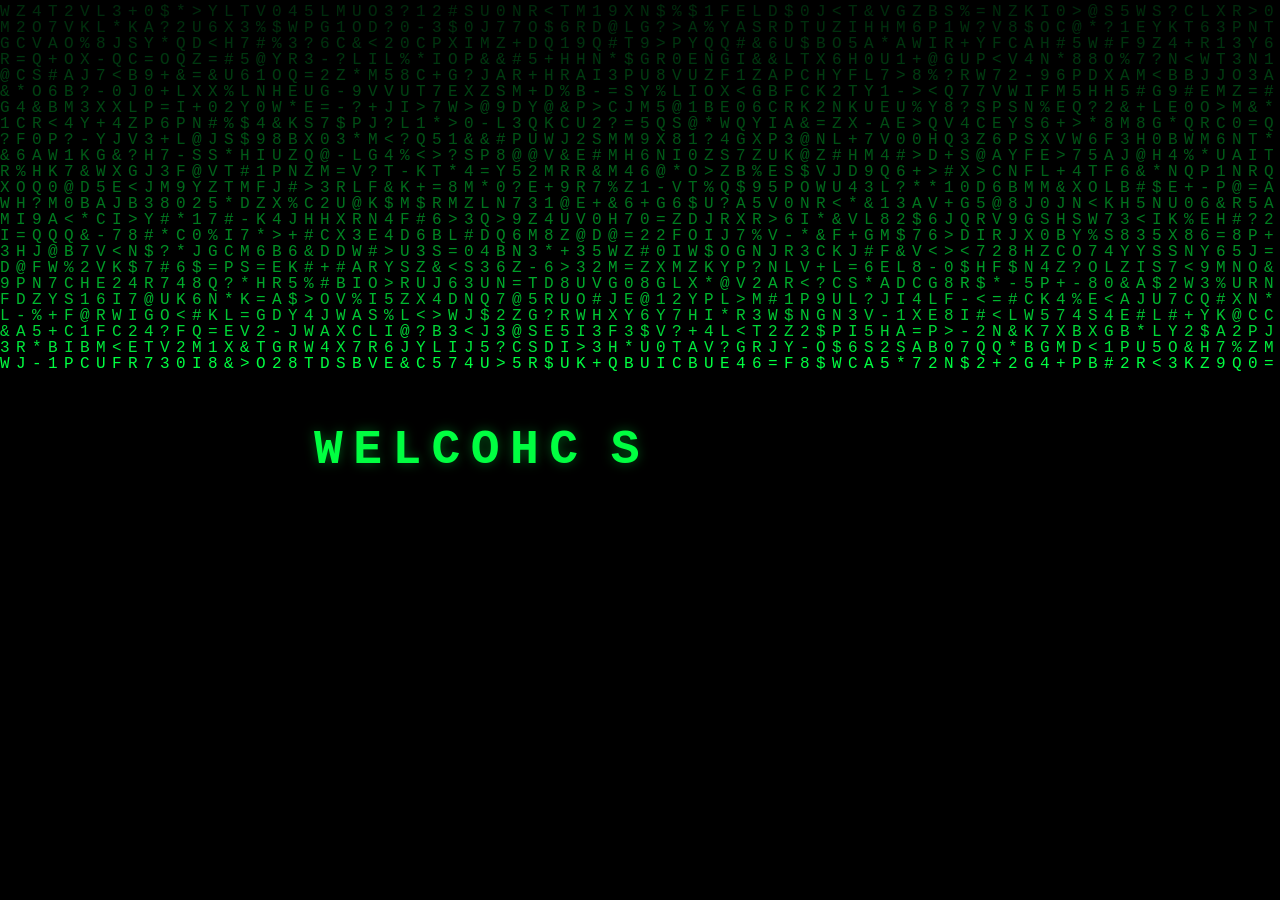
<file: index.html>
<!DOCTYPE html>
<html lang="en">
<head>
  <meta charset="UTF-8">
  <meta name="viewport" content="width=device-width, initial-scale=1.0">
  <title>Home | Matrix Terminal</title>
  <link rel="stylesheet" href="style.css">
</head>
<body>

  <!-- MATRIX LANDING OVERLAY -->
  <div id="landing-screen">
    <canvas id="matrix-canvas"></canvas>
    <div class="landing-content">
      <div id="falling-message" aria-label="WELCOME TO MY PAGE"></div>
      <button id="enter-btn" class="btn-action hidden">[ ENTER_SYSTEM ]</button>
      <p id="countdown-text" class="hidden">AUTO_ENTRY IN 10s...</p>
    </div>
  </div>

  <div class="container">
    <header id="site-header"></header>

    <main>    

      <div class="card">
        <h2>&gt; WELCOME_USER</h2>
        <p>Connection established. Each navigation tab now opens its own dedicated physical HTML file.</p>
      </div>

      <div class="card-grid">
        <div class="card">
          <h2>&gt; MODULE_ALPHA</h2>
          <p>Explore active builds and interactive code modules in the projects directory.</p>
          <a href="projects.html" class="btn-action">VIEW_PROJECTS</a>
        </div>
        <div class="card">
          <h2>&gt; MODULE_BETA</h2>
          <p>Open a direct encrypted channel to send a transmission.</p>
          <a href="contact.html" class="btn-action">OPEN_CHANNEL</a>
        </div>
      </div>
    </main>
  </div>

  <script src="script.js"></script>
</body>
</html>
</file>
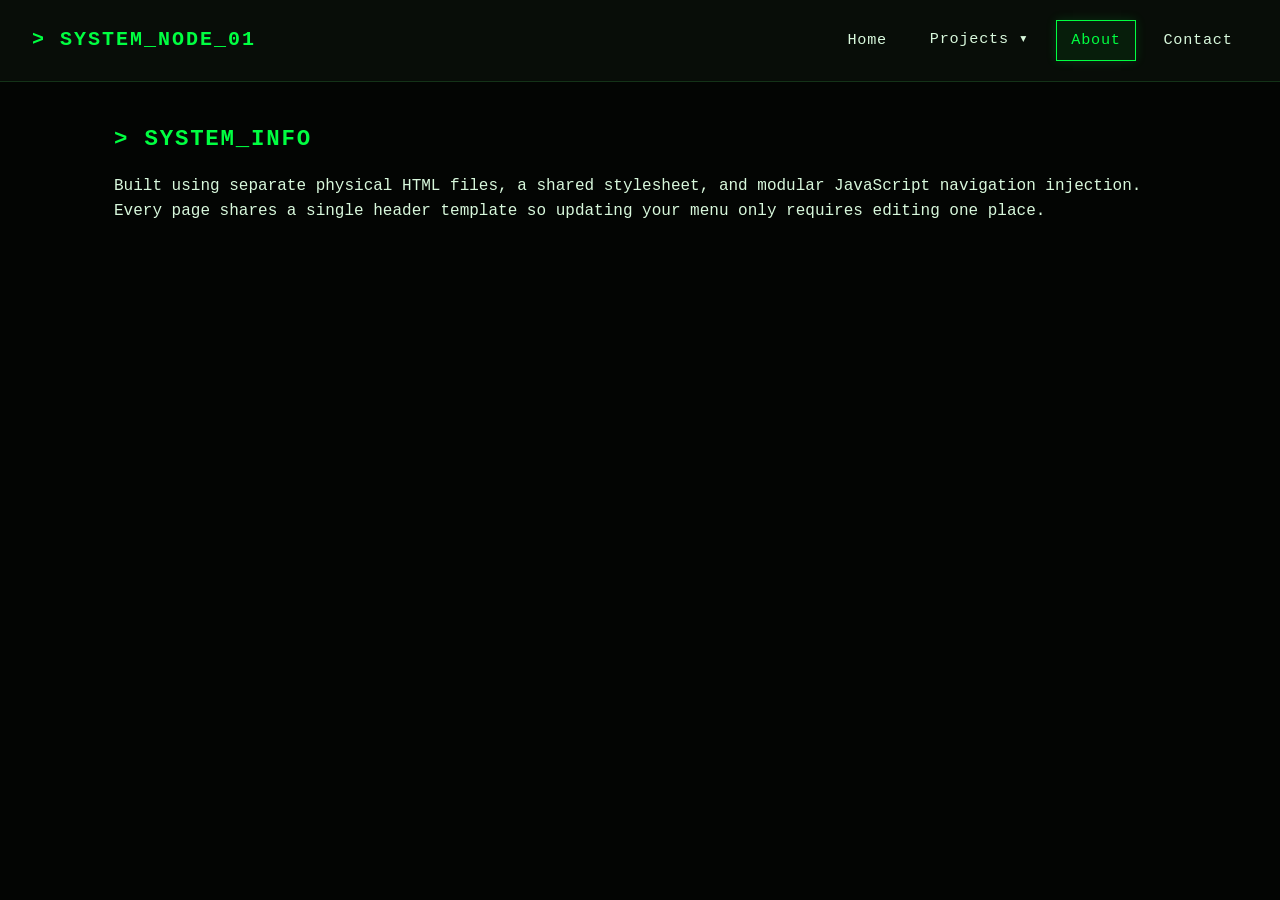
<file: about.html>
<!DOCTYPE html>
<html lang="en">
<head>
  <meta charset="UTF-8">
  <meta name="viewport" content="width=device-width, initial-scale=1.0">
  <title>About | Matrix Terminal</title>
  <link rel="stylesheet" href="style.css">
</head>
<body>

  <div class="container">
    <header id="site-header"></header>

    <main>
            
      <div class="card">
        <h2>&gt; SYSTEM_INFO</h2>
        <p>Built using separate physical HTML files, a shared stylesheet, and modular JavaScript navigation injection.</p>
        <p class="card-detail">Every page shares a single header template so updating your menu only requires editing one place.</p>
      </div>
    </main>
  </div>

  <script src="script.js"></script>
</body>
</html>
</file>
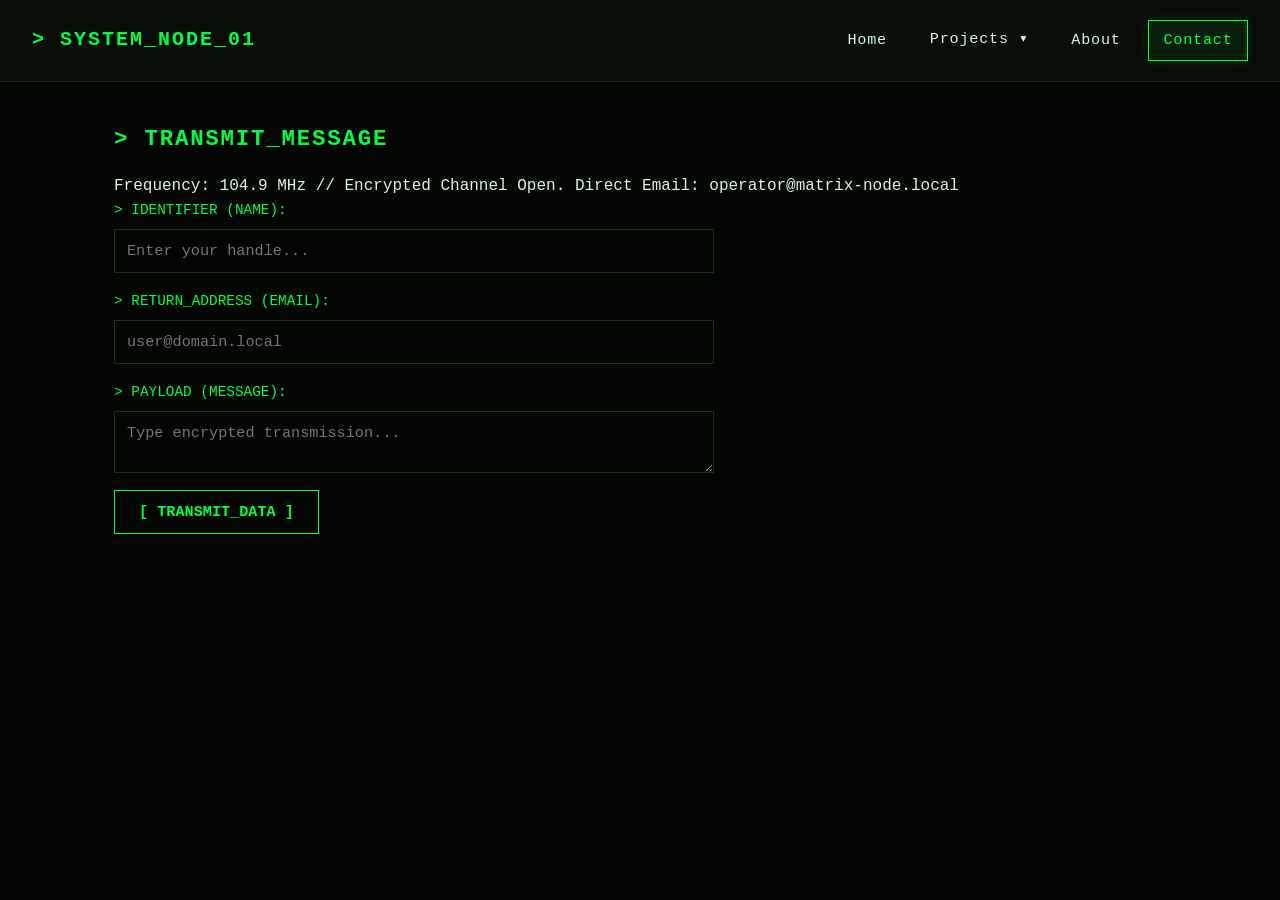
<file: contact.html>
<!DOCTYPE html>
<html lang="en">
<head>
  <meta charset="UTF-8">
  <meta name="viewport" content="width=device-width, initial-scale=1.0">
  <title>Contact | Matrix Terminal</title>
  <link rel="stylesheet" href="style.css">
</head>
<body>

  <div class="container">
    <header id="site-header"></header>

    <main>
            

      <div class="card">
        <h2>&gt; TRANSMIT_MESSAGE</h2>
        <p>Frequency: 104.9 MHz // Encrypted Channel Open. Direct Email: operator@matrix-node.local</p>

        <form id="contact-form" class="matrix-form">
          <div class="form-group">
            <label for="sender-name">&gt; IDENTIFIER (NAME):</label>
            <input type="text" id="sender-name" class="matrix-input" placeholder="Enter your handle..." required>
          </div>

          <div class="form-group">
            <label for="sender-email">&gt; RETURN_ADDRESS (EMAIL):</label>
            <input type="email" id="sender-email" class="matrix-input" placeholder="user@domain.local" required>
          </div>

          <div class="form-group">
            <label for="sender-message">&gt; PAYLOAD (MESSAGE):</label>
            <textarea id="sender-message" class="matrix-input" placeholder="Type encrypted transmission..." required></textarea>
          </div>

          <div>
            <button type="submit" class="btn-action">[ TRANSMIT_DATA ]</button>
          </div>
        </form>

        <div id="form-status" class="form-status hidden" role="status"></div>
      </div>
    </main>

  
  </div>

  <script src="script.js"></script>
</body>
</html>
</file>
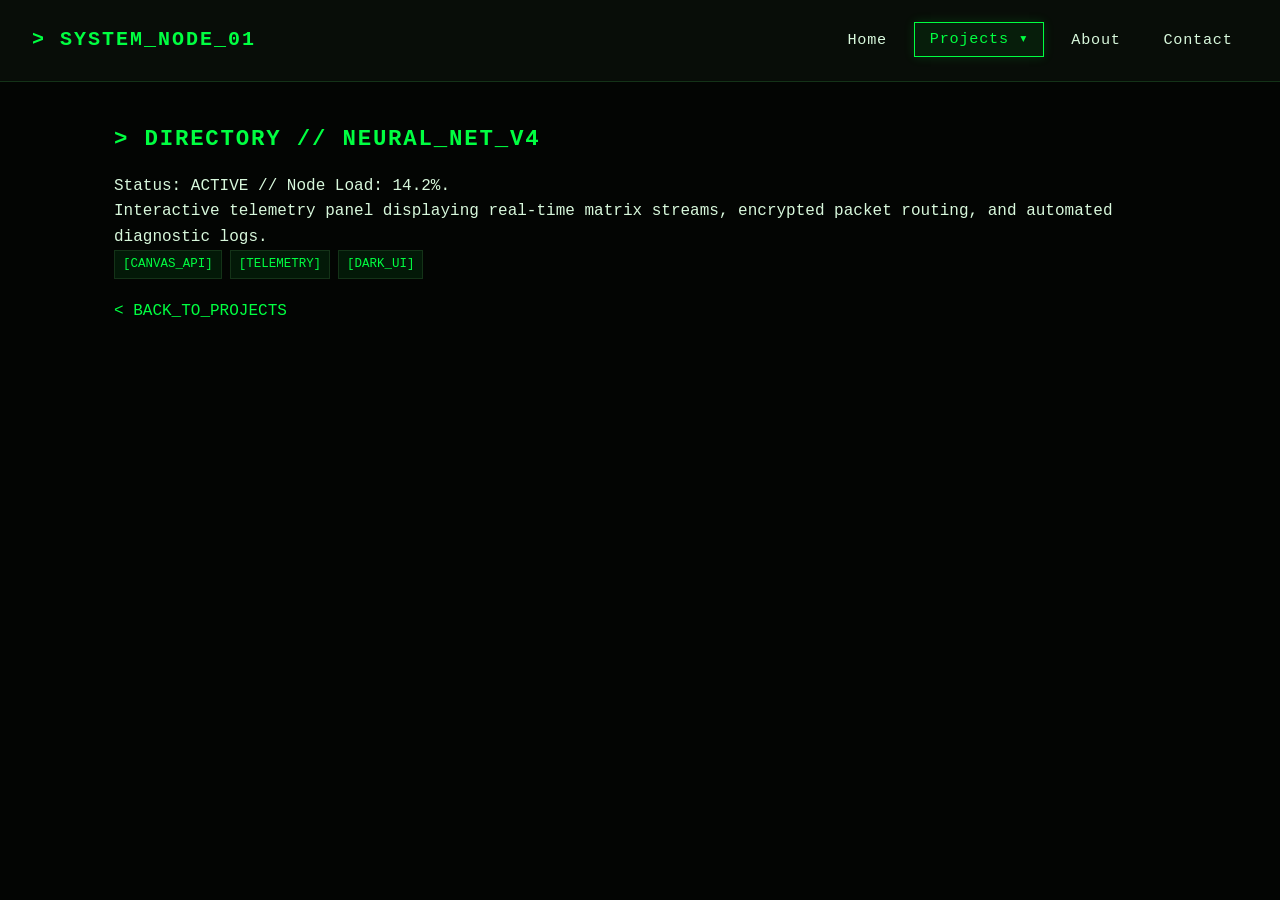
<file: neural-net.html>
<!DOCTYPE html>
<html lang="en">
<head>
  <meta charset="UTF-8">
  <meta name="viewport" content="width=device-width, initial-scale=1.0">
  <title>Neural Net V4 | Matrix Terminal</title>
  <link rel="stylesheet" href="style.css">
</head>
<body>

  <div class="container">
    <header id="site-header"></header>

    <main>    

      <div class="card">
        <h2>&gt; DIRECTORY // NEURAL_NET_V4</h2>
        <p>Status: ACTIVE // Node Load: 14.2%.</p>
        <p class="card-detail">Interactive telemetry panel displaying real-time matrix streams, encrypted packet routing, and automated diagnostic logs.</p>
        <div class="tag-list">
          <span class="matrix-tag">[CANVAS_API]</span>
          <span class="matrix-tag">[TELEMETRY]</span>
          <span class="matrix-tag">[DARK_UI]</span>
        </div>
        <div class="card-actions">
          <a href="projects.html" class="btn-action">&lt; BACK_TO_PROJECTS</a>
        </div>
      </div>
    </main>
  </div>

  <script src="script.js"></script>
</body>
</html>
</file>
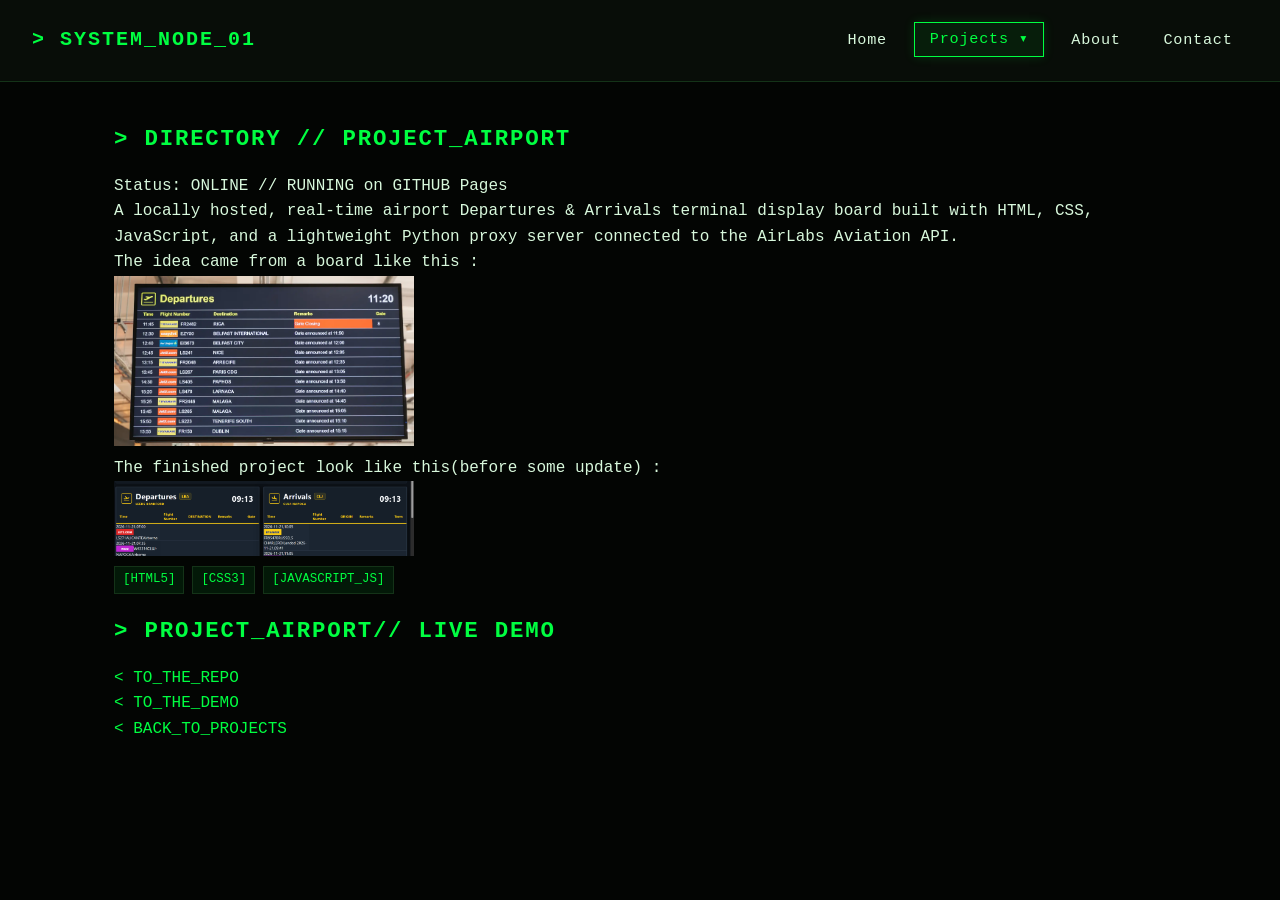
<file: project-airport.html>
<!DOCTYPE html>
<html lang="en">

<head>
  <meta charset="UTF-8">
  <meta name="viewport" content="width=device-width, initial-scale=1.0">
  <title>Project Zion | Matrix Terminal</title>
  <link rel="stylesheet" href="style.css">
</head>

<body>

  <div class="container">
    <header id="site-header"></header>

    <main>

      <div class="card">
        <h2>&gt; DIRECTORY // PROJECT_AIRPORT</h2>
        <p>Status: ONLINE // RUNNING on GITHUB Pages</p>
        <p class="card-detail">A locally hosted, real-time airport Departures & Arrivals
          terminal display board built with HTML, CSS, JavaScript,
          and a lightweight Python proxy server connected to the AirLabs Aviation API.</p>
        <p class="card-detail"> The idea came from a board like this :</p>
        <img src="images/Board.PNG" alt="AIRPORT INFO BOARD"
           width="300">
<p class="card-detail"> The finished project look like this(before some update) :</p>
        <img src="images/Capture.PNG" alt="AIRPORT INFO BOARD"
           width="300">

        <div class="tag-list">
          <span class="matrix-tag">[HTML5]</span>
          <span class="matrix-tag">[CSS3]</span>
          <span class="matrix-tag">[JAVASCRIPT_JS]</span>
        </div>
        <div class="card"></div>
        <div class="card-actions">
          <h2>&gt; PROJECT_AIRPORT// LIVE DEMO</h2>
          <a href="https://github.com/robibrutoczki/Airport-Flight-Information-Display-board" target="_blank"
            class="btn-action">&lt; TO_THE_REPO</a>
        </div>
        <div class="card-actions">
          <a href="https://robibrutoczki.github.io/Airport-Flight-Information-Display-board/" target="_blank"
            class="btn-action">&lt; TO_THE_DEMO</a>
        </div>
        <div class="card-actions">
          <a href="projects.html" class="btn-action">&lt; BACK_TO_PROJECTS</a>
        </div>
      </div>
    </main>
  </div>

  <script src="script.js"></script>
</body>

</html>
</file>
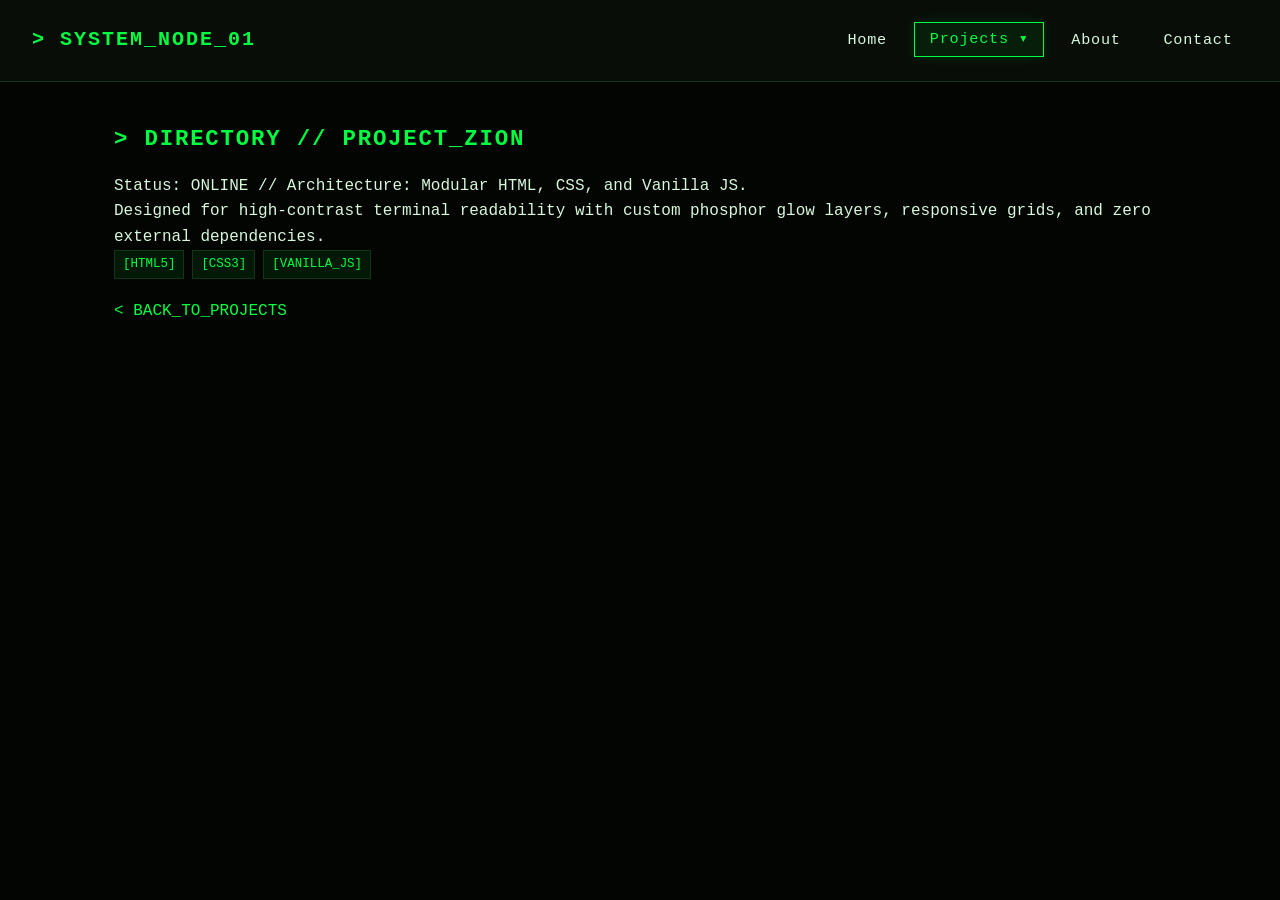
<file: project-zion.html>
<!DOCTYPE html>
<html lang="en">
<head>
  <meta charset="UTF-8">
  <meta name="viewport" content="width=device-width, initial-scale=1.0">
  <title>Project Zion | Matrix Terminal</title>
  <link rel="stylesheet" href="style.css">
</head>
<body>

  <div class="container">
    <header id="site-header"></header>

    <main>   

      <div class="card">
        <h2>&gt; DIRECTORY // PROJECT_ZION</h2>
        <p>Status: ONLINE // Architecture: Modular HTML, CSS, and Vanilla JS.</p>
        <p class="card-detail">Designed for high-contrast terminal readability with custom phosphor glow layers, responsive grids, and zero external dependencies.</p>
        <div class="tag-list">
          <span class="matrix-tag">[HTML5]</span>
          <span class="matrix-tag">[CSS3]</span>
          <span class="matrix-tag">[VANILLA_JS]</span>
        </div>
        <div class="card-actions">
          <a href="projects.html" class="btn-action">&lt; BACK_TO_PROJECTS</a>
        </div>
      </div>
    </main>
  </div>

  <script src="script.js"></script>
</body>
</html>
</file>
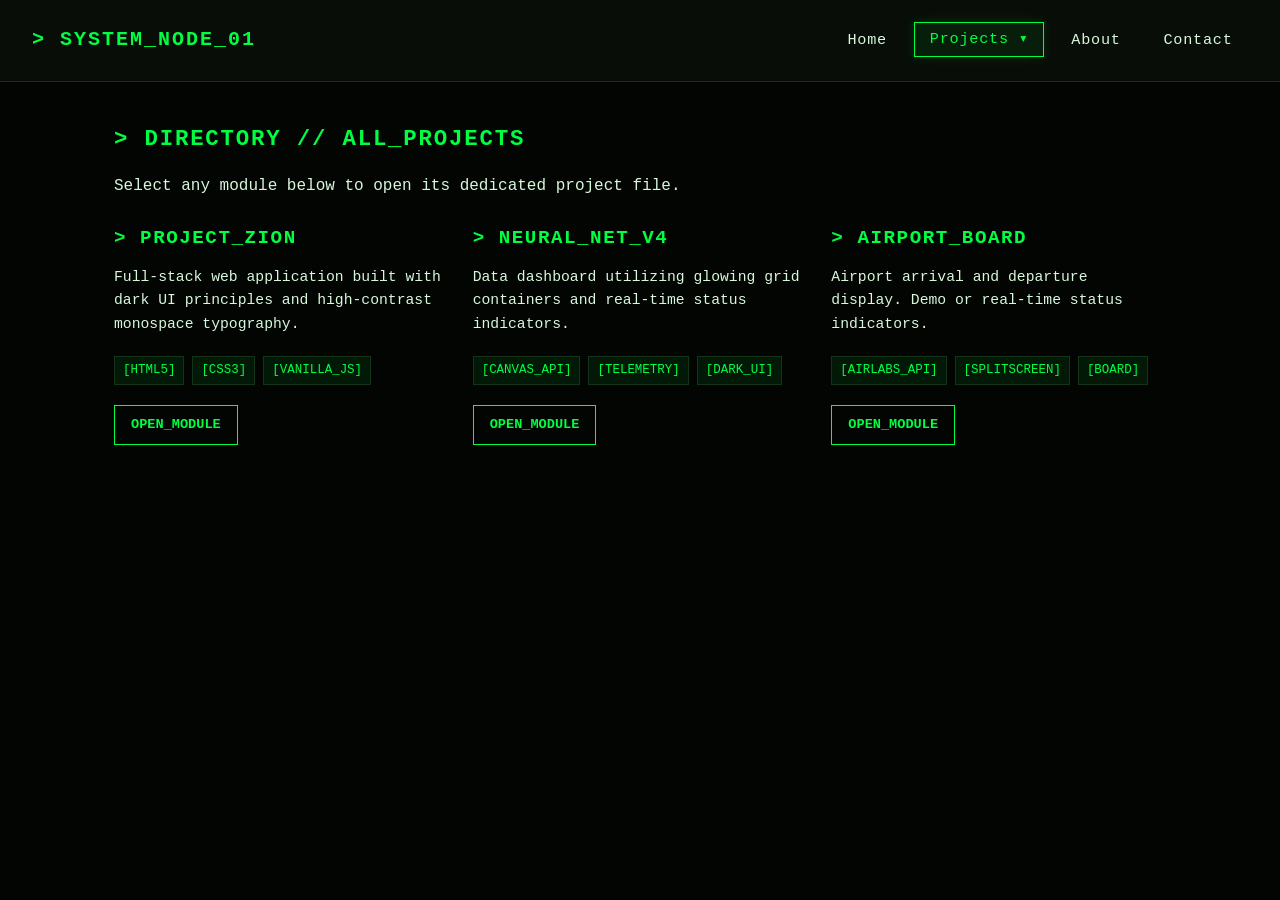
<file: projects.html>
<!DOCTYPE html>
<html lang="en">
<head>
  <meta charset="UTF-8">
  <meta name="viewport" content="width=device-width, initial-scale=1.0">
  <title>Projects | Matrix Terminal</title>
  <link rel="stylesheet" href="style.css">
</head>
<body>

  <div class="container">
    <header id="site-header"></header>

    <main>    

      <div class="card">
        <h2>&gt; DIRECTORY // ALL_PROJECTS</h2>
        <p>Select any module below to open its dedicated project file.</p>
      </div>

      <!-- Cards injected automatically from PROJECTS_DATA in script.js -->
      <div id="projects-grid" class="card-grid"></div>
          

    </main>
  </div>

  <template id="tpl-project-card">
    <div class="card">
      <h2 class="card-title"></h2>
      <p class="card-summary"></p>
      <div class="tag-list"></div>
      <a href="#" class="btn-action card-open-link">OPEN_MODULE</a>
    </div>
  </template>

  <script src="script.js"></script>
</body>
</html>
</file>
<file: style.css>
/* =========================================================
   1. VARIABLES & BASE RESET
   ========================================================= */
:root {
  --bg-primary: #030503;
  --bg-panel: #080d08;
  --bg-panel-hover: #0d160d;
  --matrix-green: #00ff41;
  --matrix-dim: #008f11;
  --matrix-glow: rgba(0, 255, 65, 0.35);
  --border-color: #143318;
  --text-main: #d8f8dc;
  --text-muted: #6e9e75;
  --font-mono: 'Courier New', Courier, monospace;
}

* {
  box-sizing: border-box;
  margin: 0;
  padding: 0;
}

body {
  background-color: var(--bg-primary);
  color: var(--text-main);
  font-family: var(--font-mono);
  line-height: 1.6;
  min-height: 100vh;
  display: flex;
  flex-direction: column;
}

a {
  color: var(--matrix-green);
  text-decoration: none;
  transition: color 0.2s ease, text-shadow 0.2s ease;
}

a:hover {
  text-shadow: 0 0 8px var(--matrix-glow);
}

.hidden {
  display: none !important;
}

/* =========================================================
   2. BLINKING PROMPT ANIMATION
   ========================================================= */
.blink-prompt {
  color: var(--matrix-green);
  animation: blink 1.1s steps(2, start) infinite;
}

@keyframes blink {
  to {
    visibility: hidden;
  }
}

/* =========================================================
   3. MATRIX LANDING OVERLAY (index.html)
   ========================================================= */
#landing-screen {
  position: fixed;
  inset: 0;
  z-index: 9999;
  background-color: var(--bg-primary);
  display: flex;
  flex-direction: column;
  align-items: center;
  justify-content: center;
  overflow: hidden;
  transition: opacity 0.8s ease, visibility 0.8s ease;
}

#landing-screen.fade-out {
  opacity: 0;
  visibility: hidden;
  pointer-events: none;
}

#matrix-canvas {
  position: absolute;
  inset: 0;
  width: 100%;
  height: 100%;
  z-index: 1;
}

.landing-content {
  position: relative;
  z-index: 2;
  text-align: center;
  padding: 1.5rem;
  display: flex;
  flex-direction: column;
  align-items: center;
  gap: 1.5rem;
}

#falling-message {
  display: flex;
  flex-wrap: wrap;
  justify-content: center;
  gap: 0.2rem;
  font-size: clamp(1.5rem, 4vw, 3rem);
  font-weight: bold;
  letter-spacing: 0.15em;
  color: var(--matrix-green);
  text-shadow: 0 0 12px var(--matrix-glow);
}

.matrix-char {
  display: inline-block;
  opacity: 0;
  transform: translateY(-20px);
  transition: opacity 0.25s ease, transform 0.25s ease;
}

.matrix-char.landed {
  opacity: 1;
  transform: translateY(0);
}

.matrix-space {
  width: 1.2rem;
}

#enter-btn {
  background: rgba(3, 5, 3, 0.85);
  color: var(--matrix-green);
  border: 1px solid var(--matrix-green);
  padding: 0.85rem 2rem;
  font-family: var(--font-mono);
  font-size: 1rem;
  font-weight: bold;
  letter-spacing: 0.15em;
  cursor: pointer;
  box-shadow: 0 0 15px var(--matrix-glow);
  transition: background 0.2s ease, color 0.2s ease, transform 0.15s ease;
}

#enter-btn:hover {
  background: var(--matrix-green);
  color: var(--bg-primary);
  transform: scale(1.03);
}

#countdown-text {
  font-size: 0.85rem;
  color: var(--text-muted);
  letter-spacing: 0.1em;
}

/* =========================================================
   4. SHARED HEADER & DROPDOWN NAVIGATION
   ========================================================= */
#site-header {
  display: flex;
  justify-content: space-between;
  align-items: center;
  padding: 1.25rem 2rem;
  background-color: var(--bg-panel);
  border-bottom: 1px solid var(--border-color);
  position: sticky;
  top: 0;
  z-index: 100;
}

#site-header h1 {
  font-size: 1.25rem;
  letter-spacing: 0.1em;
}

#site-header nav {
  display: flex;
  align-items: center;
  gap: 0.75rem;
}

.tab-btn {
  padding: 0.45rem 0.9rem;
  border: 1px solid transparent;
  color: var(--text-main);
  font-size: 0.95rem;
  letter-spacing: 0.05em;
  transition: all 0.2s ease;
}

.tab-btn:hover,
.tab-btn.active {
  color: var(--matrix-green);
  border-color: var(--matrix-green);
  background-color: rgba(0, 255, 65, 0.07);
  box-shadow: 0 0 10px rgba(0, 255, 65, 0.15);
}

/* Dropdown Menu */
.dropdown {
  position: relative;
}

.dropdown-menu {
  display: none;
  position: absolute;
  top: 100%;
  left: 0;
  min-width: 220px;
  background-color: var(--bg-panel);
  border: 1px solid var(--matrix-green);
  box-shadow: 0 8px 20px rgba(0, 0, 0, 0.85);
  flex-direction: column;
  z-index: 200;
  margin-top: 0.35rem;
}

.dropdown:hover .dropdown-menu,
.dropdown.open .dropdown-menu {
  display: flex;
}

.sub-tab-btn {
  padding: 0.65rem 1rem;
  color: var(--text-main);
  font-size: 0.85rem;
  border-bottom: 1px solid var(--border-color);
}

.sub-tab-btn:last-child {
  border-bottom: none;
}

.sub-tab-btn:hover,
.sub-tab-btn.active {
  background-color: var(--bg-panel-hover);
  color: var(--matrix-green);
}

/* =========================================================
   5. MAIN LAYOUT & TERMINAL PANELS
   ========================================================= */
main {
  flex: 1;
  width: 100%;
  max-width: 1100px;
  margin: 0 auto;
  padding: 2.5rem 1.5rem;
}

.terminal-panel,
.project-card {
  background-color: var(--bg-panel);
  border: 1px solid var(--border-color);
  padding: 1.75rem;
  margin-bottom: 1.5rem;
  transition: border-color 0.25s ease, box-shadow 0.25s ease;
}

.terminal-panel:hover,
.project-card:hover {
  border-color: var(--matrix-green);
  box-shadow: 0 0 18px rgba(0, 255, 65, 0.12);
}

h2 {
  color: var(--matrix-green);
  font-size: 1.4rem;
  margin-bottom: 1rem;
  letter-spacing: 0.08em;
}

/* =========================================================
   6. PROJECTS GRID & TAGS (projects.html)
   ========================================================= */
#projects-grid {
  display: grid;
  grid-template-columns: repeat(auto-fit, minmax(300px, 1fr));
  gap: 1.5rem;
  margin-top: 1.5rem;
}

.project-card {
  display: flex;
  flex-direction: column;
  justify-content: space-between;
  margin-bottom: 0;
}

.card-title {
  color: var(--matrix-green);
  font-size: 1.2rem;
  margin-bottom: 0.75rem;
}

.card-summary {
  color: var(--text-main);
  font-size: 0.92rem;
  margin-bottom: 1.25rem;
}

.tag-list {
  display: flex;
  flex-wrap: wrap;
  gap: 0.5rem;
  margin-bottom: 1.25rem;
}

.matrix-tag {
  font-size: 0.78rem;
  color: var(--matrix-green);
  background-color: rgba(0, 255, 65, 0.08);
  border: 1px solid var(--border-color);
  padding: 0.2rem 0.5rem;
}

.card-open-link {
  display: inline-block;
  align-self: flex-start;
  padding: 0.5rem 1rem;
  border: 1px solid var(--matrix-green);
  font-size: 0.85rem;
  font-weight: bold;
}

.card-open-link:hover {
  background-color: var(--matrix-green);
  color: var(--bg-primary);
}

/* =========================================================
   7. CONTACT FORM (contact.html)
   ========================================================= */
#contact-form {
  display: flex;
  flex-direction: column;
  gap: 1.1rem;
  max-width: 600px;
}

.form-group {
  display: flex;
  flex-direction: column;
  gap: 0.4rem;
}

label {
  color: var(--matrix-green);
  font-size: 0.9rem;
}

input,
textarea {
  background-color: var(--bg-primary);
  border: 1px solid var(--border-color);
  color: var(--text-main);
  font-family: var(--font-mono);
  font-size: 0.95rem;
  padding: 0.75rem;
  outline: none;
  transition: border-color 0.2s ease, box-shadow 0.2s ease;
}

input:focus,
textarea:focus {
  border-color: var(--matrix-green);
  box-shadow: 0 0 10px rgba(0, 255, 65, 0.18);
}

button[type="submit"] {
  align-self: flex-start;
  background-color: transparent;
  color: var(--matrix-green);
  border: 1px solid var(--matrix-green);
  padding: 0.75rem 1.5rem;
  font-family: var(--font-mono);
  font-size: 0.95rem;
  font-weight: bold;
  cursor: pointer;
  transition: background-color 0.2s ease, color 0.2s ease;
}

button[type="submit"]:hover:not(:disabled) {
  background-color: var(--matrix-green);
  color: var(--bg-primary);
}

button[type="submit"]:disabled {
  opacity: 0.6;
  cursor: not-allowed;
}

#form-status {
  margin-top: 1rem;
  padding: 0.75rem 1rem;
  border-left: 3px solid var(--matrix-green);
  background-color: rgba(0, 255, 65, 0.06);
  color: var(--matrix-green);
  font-size: 0.9rem;
}

/* =========================================================
   8. SHARED FOOTER
   ========================================================= */
#site-footer {
  display: flex;
  justify-content: space-between;
  align-items: center;
  flex-wrap: wrap;
  gap: 1rem;
  padding: 1.25rem 2rem;
  background-color: var(--bg-panel);
  border-top: 1px solid var(--border-color);
  font-size: 0.85rem;
  color: var(--text-muted);
}

.footer-links {
  display: flex;
  gap: 1rem;
}

/* =========================================================
   9. MOBILE RESPONSIVENESS
   ========================================================= */
@media (max-width: 768px) {
  #site-header {
    flex-direction: column;
    align-items: flex-start;
    gap: 1rem;
    padding: 1rem;
  }

  #site-header nav {
    flex-wrap: wrap;
    width: 100%;
  }

  .dropdown-menu {
    position: static;
    width: 100%;
    margin-top: 0.4rem;
    box-shadow: none;
  }

  #site-footer {
    flex-direction: column;
    text-align: center;
  }
}
</file>
